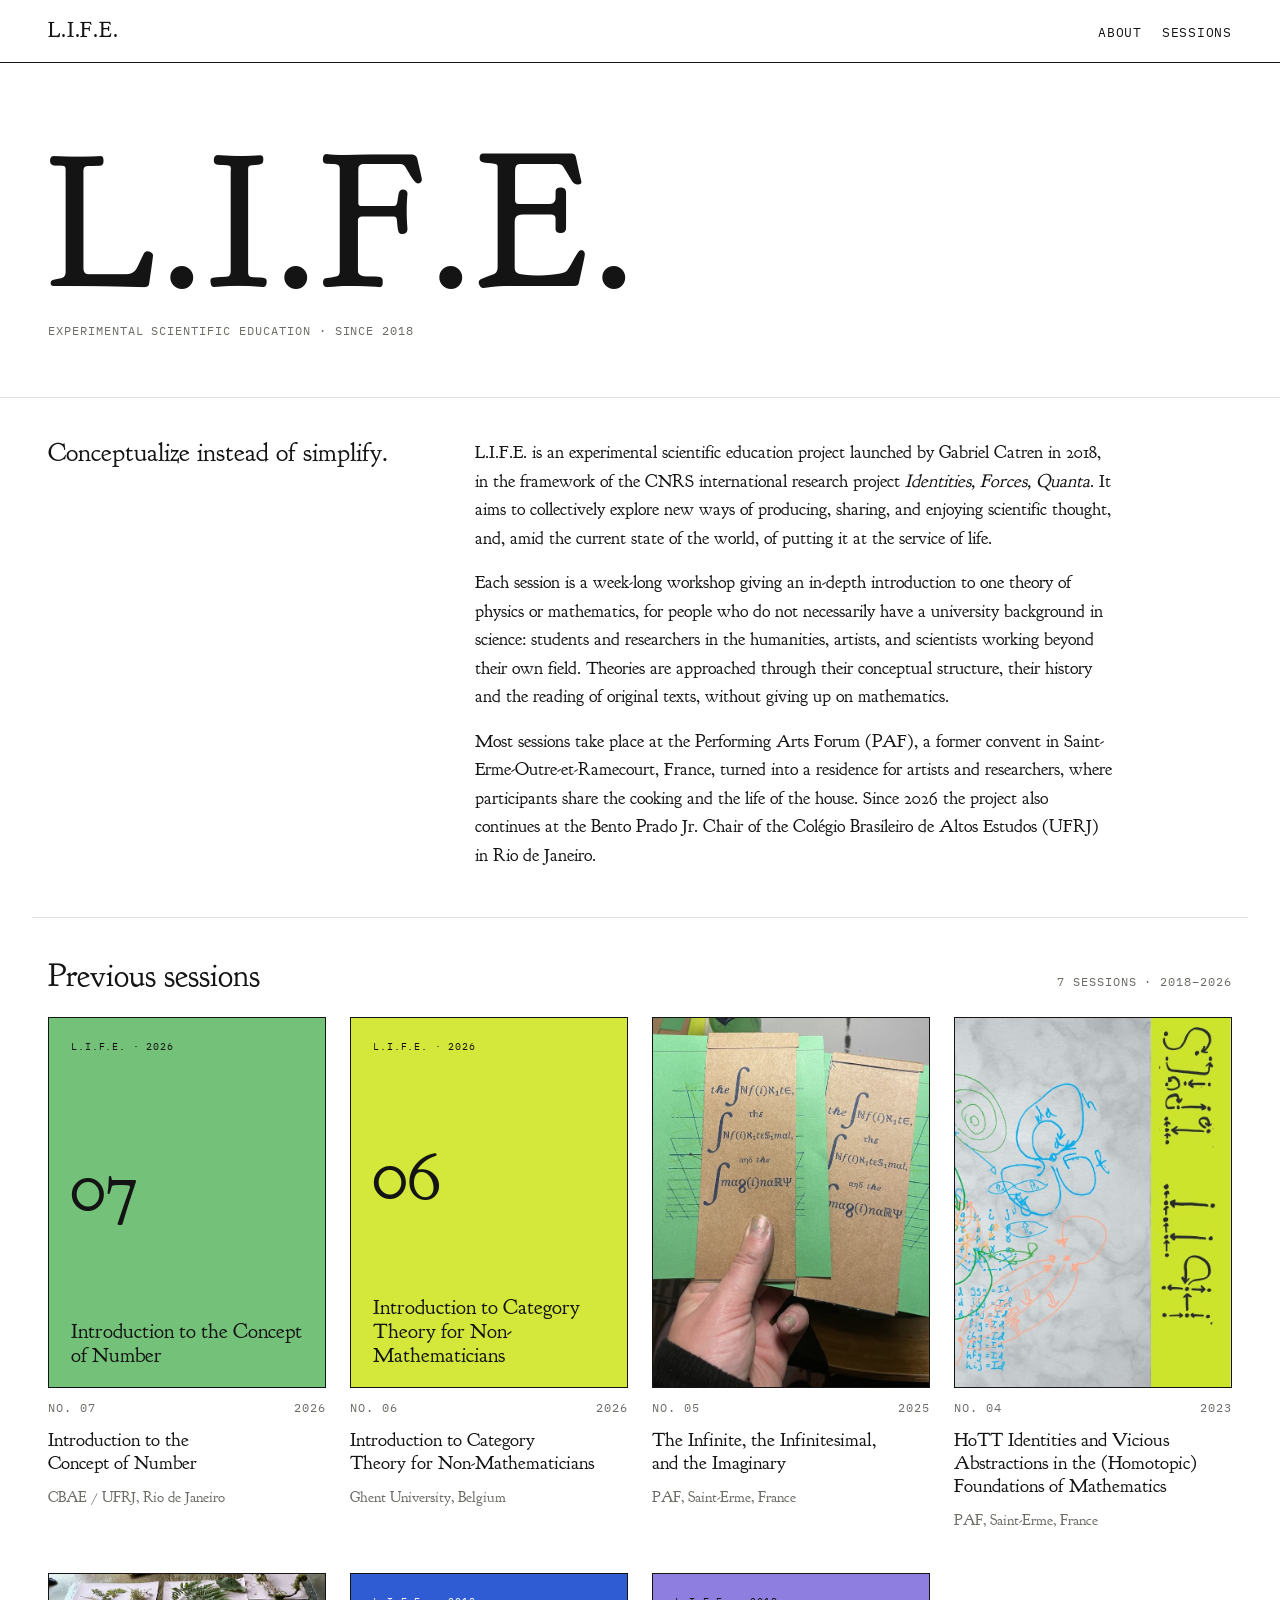
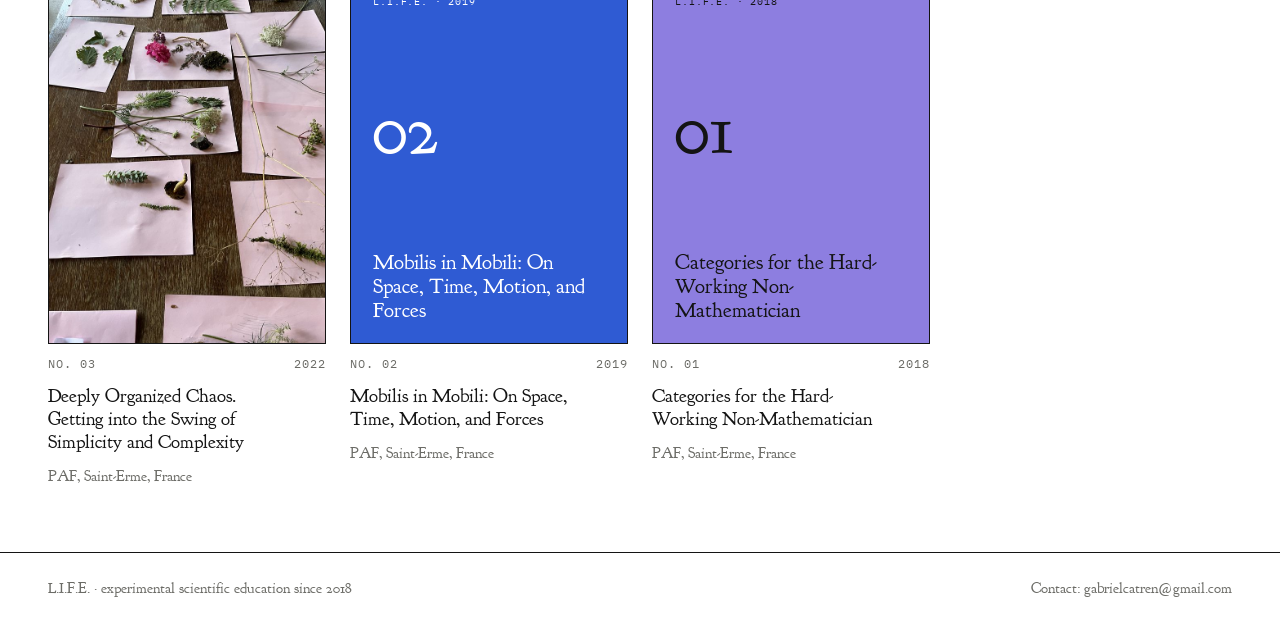
<file: index.html>
<!doctype html>
<html lang="en">
<head>
<meta charset="utf-8">
<meta name="viewport" content="width=device-width, initial-scale=1, viewport-fit=cover">
<title>L.I.F.E.</title>
<meta name="description" content="L.I.F.E. is an experimental scientific education project launched by Gabriel Catren in 2018, with week-long workshops in mathematics and physics.">
<link rel="preconnect" href="https://fonts.googleapis.com">
<link rel="preconnect" href="https://fonts.gstatic.com" crossorigin>
<link rel="stylesheet" href="https://fonts.googleapis.com/css2?family=Goudy+Bookletter+1911&family=IBM+Plex+Mono:wght@400;500&display=swap">
<link rel="stylesheet" href="style.css">
</head>
<body>
<header class="bar">
  <div class="wrap">
    <a class="home" href="index.html">L.I.F.E.</a>
    <nav aria-label="Site"><a href="index.html#about">About</a><a href="index.html#sessions">Sessions</a></nav>
  </div>
</header>
<main>
<section class="masthead">
  <div class="wrap">
    <h1>L.I.F.E.</h1>
    <p class="since label">Experimental scientific education · since 2018</p>
  </div>
</section>

<section id="about" class="wrap about">
  <p class="motto">Conceptualize instead of simplify.</p>
  <div class="text">
    <p>L.I.F.E. is an experimental scientific education project launched by Gabriel Catren in 2018, in the framework of the CNRS international research project <i>Identities, Forces, Quanta</i>. It aims to collectively explore new ways of producing, sharing, and enjoying scientific thought, and, amid the current state of the world, of putting it at the service of life.</p>
    <p>Each session is a week-long workshop giving an in-depth introduction to one theory of physics or mathematics, for people who do not necessarily have a university background in science: students and researchers in the humanities, artists, and scientists working beyond their own field. Theories are approached through their conceptual structure, their history and the reading of original texts, without giving up on mathematics.</p>
    <p>Most sessions take place at the Performing Arts Forum (PAF), a former convent in Saint-Erme-Outre-et-Ramecourt, France, turned into a residence for artists and researchers, where participants share the cooking and the life of the house. Since 2026 the project also continues at the Bento Prado Jr. Chair of the Colégio Brasileiro de Altos Estudos (UFRJ) in Rio de Janeiro.</p>
  </div>
</section>

<section id="sessions" class="wrap">
  <div class="archive-head">
    <h2>Previous sessions</h2>
    <span class="label">7 sessions · 2018–2026</span>
  </div>
  <ol class="grid" reversed>
    <li class="card">
      <a href="sessions/2026-concept-of-number-rio.html">
        <div class="cover type green" aria-hidden="true"><span class="k">L.I.F.E. · 2026</span><span class="no">07</span><span class="t">Introduction to the Concept of Number</span></div>
        <div class="meta"><span class="label">No. 07</span><span class="label">2026</span></div>
        <h3>Introduction to the Concept of Number</h3>
        <p class="place">CBAE / UFRJ, Rio de Janeiro</p>
      </a>
    </li>
    <li class="card">
      <a href="sessions/2026-category-theory-ghent.html">
        <div class="cover type lime" aria-hidden="true"><span class="k">L.I.F.E. · 2026</span><span class="no">06</span><span class="t">Introduction to Category Theory for Non-Mathematicians</span></div>
        <div class="meta"><span class="label">No. 06</span><span class="label">2026</span></div>
        <h3>Introduction to Category Theory for Non-Mathematicians</h3>
        <p class="place">Ghent University, Belgium</p>
      </a>
    </li>
    <li class="card">
      <a href="sessions/2025-the-infinite.html">
        <div class="cover"><img src="images/covers/2025.jpg" alt="" loading="lazy"></div>
        <div class="meta"><span class="label">No. 05</span><span class="label">2025</span></div>
        <h3>The Infinite, the Infinitesimal, and the Imaginary</h3>
        <p class="place">PAF, Saint-Erme, France</p>
      </a>
    </li>
    <li class="card">
      <a href="sessions/2023-hott.html">
        <div class="cover"><img src="images/covers/2023.jpg" alt="" loading="lazy"></div>
        <div class="meta"><span class="label">No. 04</span><span class="label">2023</span></div>
        <h3>HoTT Identities and Vicious Abstractions in the (Homotopic) Foundations of Mathematics</h3>
        <p class="place">PAF, Saint-Erme, France</p>
      </a>
    </li>
    <li class="card">
      <a href="sessions/2022-deeply-organized-chaos.html">
        <div class="cover"><img src="images/covers/2022.jpg" alt="" loading="lazy"></div>
        <div class="meta"><span class="label">No. 03</span><span class="label">2022</span></div>
        <h3>Deeply Organized Chaos. Getting into the Swing of Simplicity and Complexity</h3>
        <p class="place">PAF, Saint-Erme, France</p>
      </a>
    </li>
    <li class="card">
      <a href="sessions/2019-mobilis-in-mobili.html">
        <div class="cover type blue" aria-hidden="true"><span class="k">L.I.F.E. · 2019</span><span class="no">02</span><span class="t">Mobilis in Mobili: On Space, Time, Motion, and Forces</span></div>
        <div class="meta"><span class="label">No. 02</span><span class="label">2019</span></div>
        <h3>Mobilis in Mobili: On Space, Time, Motion, and Forces</h3>
        <p class="place">PAF, Saint-Erme, France</p>
      </a>
    </li>
    <li class="card">
      <a href="sessions/2018-categories.html">
        <div class="cover type violet" aria-hidden="true"><span class="k">L.I.F.E. · 2018</span><span class="no">01</span><span class="t">Categories for the Hard-Working Non-Mathematician</span></div>
        <div class="meta"><span class="label">No. 01</span><span class="label">2018</span></div>
        <h3>Categories for the Hard-Working Non-Mathematician</h3>
        <p class="place">PAF, Saint-Erme, France</p>
      </a>
    </li>
  </ol>
</section>
</main>
<footer>
  <div class="wrap">
    <span>L.I.F.E. · experimental scientific education since 2018</span>
    <span>Contact: gabrielcatren@gmail.com</span>
  </div>
</footer>
</body>
</html>
</file>
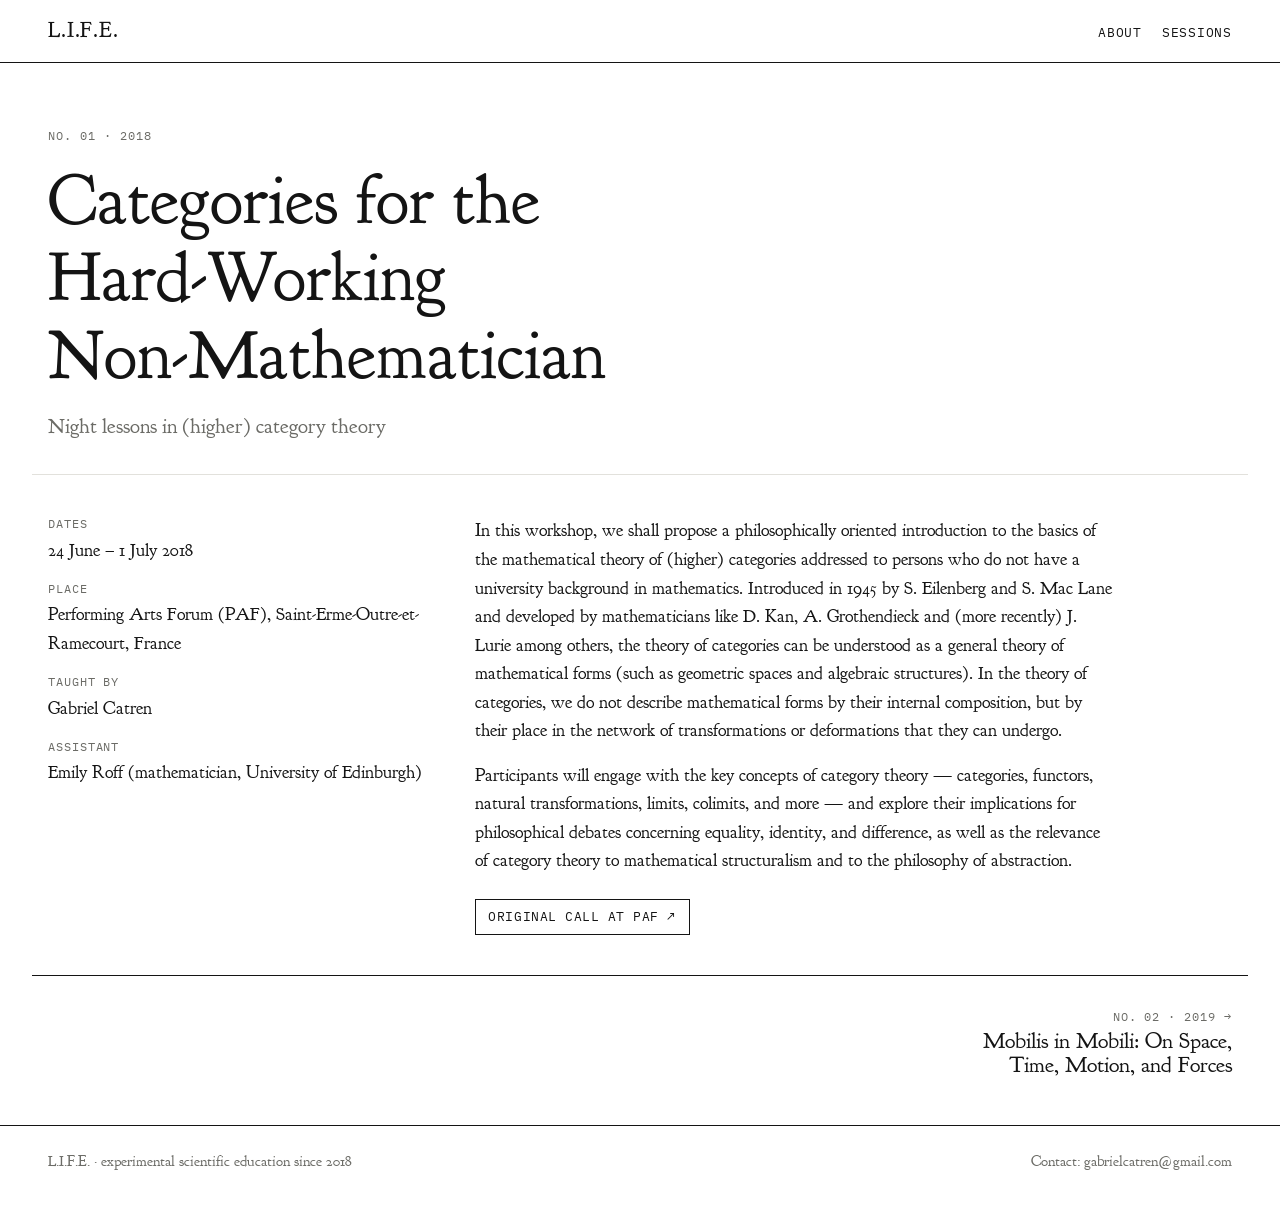
<file: sessions/2018-categories.html>
<!doctype html>
<html lang="en">
<head>
<meta charset="utf-8">
<meta name="viewport" content="width=device-width, initial-scale=1, viewport-fit=cover">
<title>Categories for the Hard-Working Non-Mathematician · L.I.F.E.</title>
<meta name="description" content="L.I.F.E. session 1, 24 June – 1 July 2018: Categories for the Hard-Working Non-Mathematician.">
<link rel="preconnect" href="https://fonts.googleapis.com">
<link rel="preconnect" href="https://fonts.gstatic.com" crossorigin>
<link rel="stylesheet" href="https://fonts.googleapis.com/css2?family=Goudy+Bookletter+1911&family=IBM+Plex+Mono:wght@400;500&display=swap">
<link rel="stylesheet" href="../style.css">
</head>
<body>
<header class="bar">
  <div class="wrap">
    <a class="home" href="../index.html">L.I.F.E.</a>
    <nav aria-label="Site"><a href="../index.html#about">About</a><a href="../index.html#sessions">Sessions</a></nav>
  </div>
</header>
<main>
<section class="wrap session-head">
  <p class="label">No. 01 · 2018</p>
  <h1>Categories for the Hard-Working Non-Mathematician</h1>
  <p class="sub">Night lessons in (higher) category theory</p>
</section>

<section class="wrap session-body">
  <dl class="facts">
    <div><dt>Dates</dt><dd>24 June – 1 July 2018</dd></div>
    <div><dt>Place</dt><dd>Performing Arts Forum (PAF), Saint-Erme-Outre-et-Ramecourt, France</dd></div>
    <div><dt>Taught by</dt><dd>Gabriel Catren</dd></div>
    <div><dt>Assistant</dt><dd>Emily Roff (mathematician, University of Edinburgh)</dd></div>
  </dl>
  <div class="abstract">
    <p>In this workshop, we shall propose a philosophically oriented introduction to the basics of the mathematical theory of (higher) categories addressed to persons who do not have a university background in mathematics. Introduced in 1945 by S. Eilenberg and S. Mac Lane and developed by mathematicians like D. Kan, A. Grothendieck and (more recently) J. Lurie among others, the theory of categories can be understood as a general theory of mathematical forms (such as geometric spaces and algebraic structures). In the theory of categories, we do not describe mathematical forms by their internal composition, but by their place in the network of transformations or deformations that they can undergo.</p>
    <p>Participants will engage with the key concepts of category theory — categories, functors, natural transformations, limits, colimits, and more — and explore their implications for philosophical debates concerning equality, identity, and difference, as well as the relevance of category theory to mathematical structuralism and to the philosophy of abstraction.</p>
    <div class="links"><a class="btn" href="https://www.pa-f.net/node/25129" target="_blank" rel="noopener">Original call at PAF ↗</a></div>
  </div>
</section>
<nav class="wrap pager" aria-label="Other sessions"><a class="next" href="2019-mobilis-in-mobili.html"><span class="label">No. 02 · 2019 →</span><h3>Mobilis in Mobili: On Space, Time, Motion, and Forces</h3></a></nav>
</main>
<footer>
  <div class="wrap">
    <span>L.I.F.E. · experimental scientific education since 2018</span>
    <span>Contact: gabrielcatren@gmail.com</span>
  </div>
</footer>
</body>
</html>
</file>
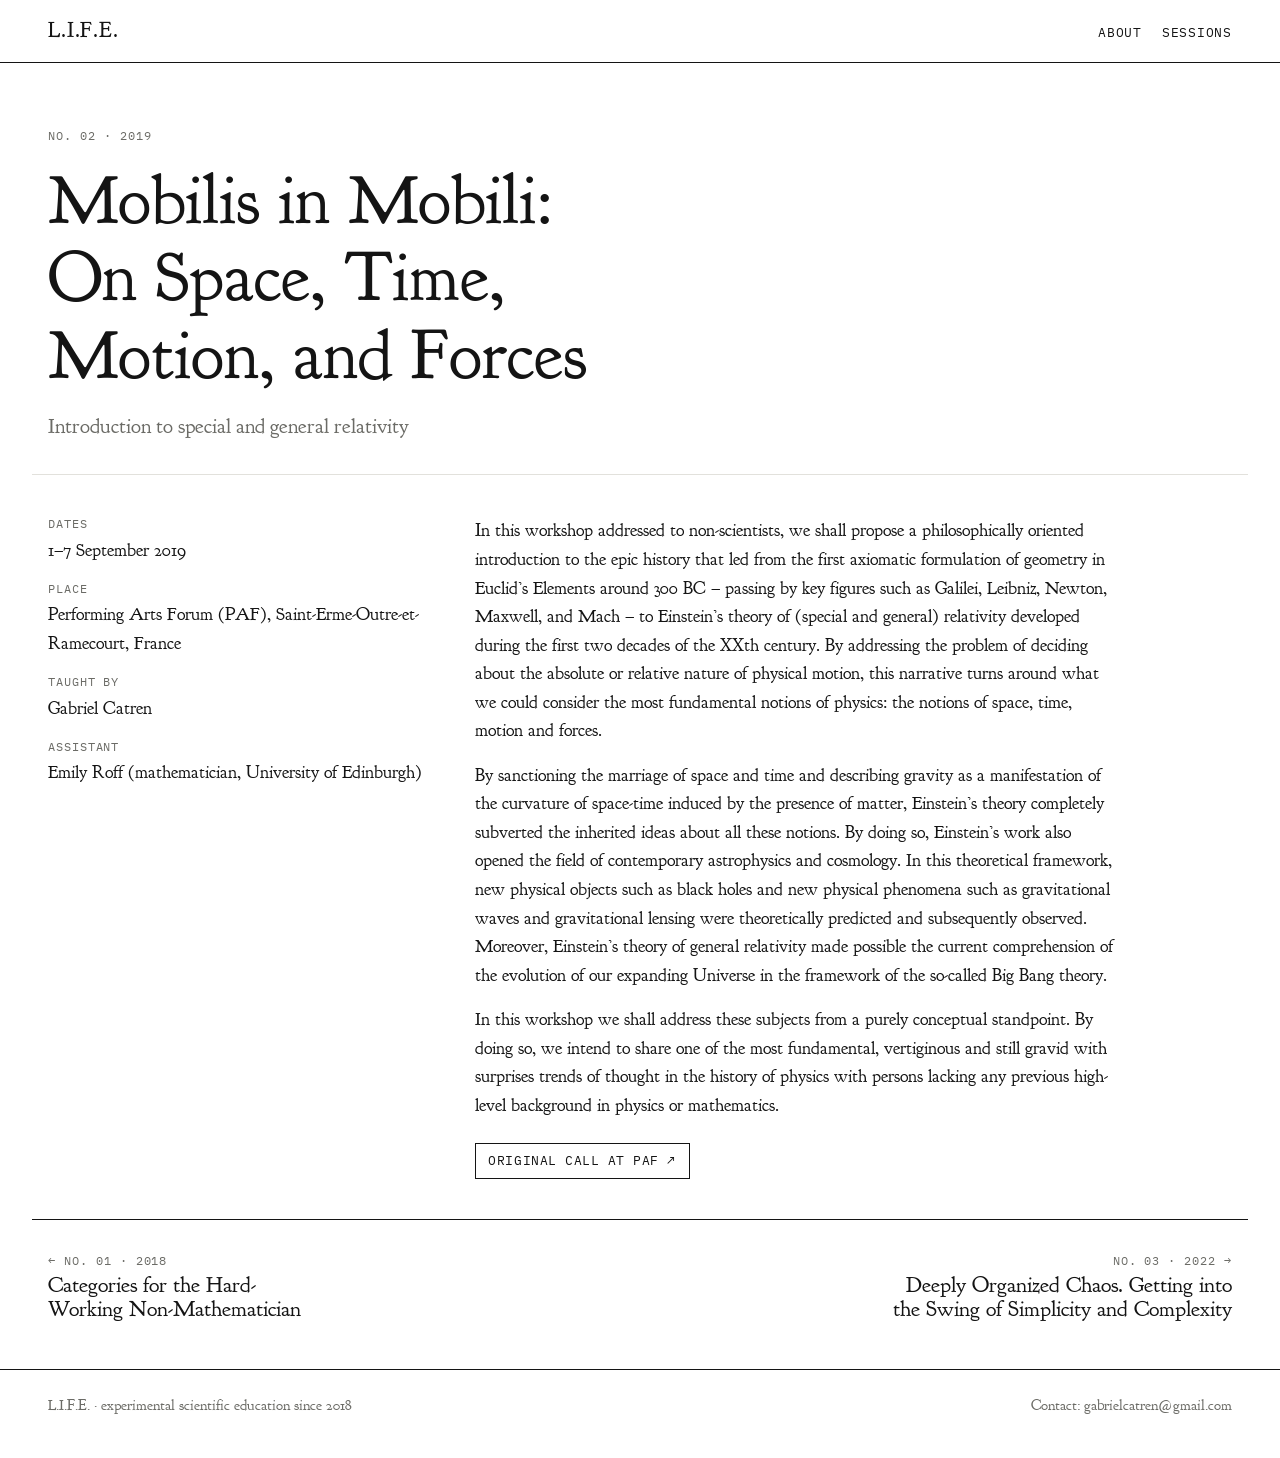
<file: sessions/2019-mobilis-in-mobili.html>
<!doctype html>
<html lang="en">
<head>
<meta charset="utf-8">
<meta name="viewport" content="width=device-width, initial-scale=1, viewport-fit=cover">
<title>Mobilis in Mobili: On Space, Time, Motion, and Forces · L.I.F.E.</title>
<meta name="description" content="L.I.F.E. session 2, 1–7 September 2019: Mobilis in Mobili: On Space, Time, Motion, and Forces.">
<link rel="preconnect" href="https://fonts.googleapis.com">
<link rel="preconnect" href="https://fonts.gstatic.com" crossorigin>
<link rel="stylesheet" href="https://fonts.googleapis.com/css2?family=Goudy+Bookletter+1911&family=IBM+Plex+Mono:wght@400;500&display=swap">
<link rel="stylesheet" href="../style.css">
</head>
<body>
<header class="bar">
  <div class="wrap">
    <a class="home" href="../index.html">L.I.F.E.</a>
    <nav aria-label="Site"><a href="../index.html#about">About</a><a href="../index.html#sessions">Sessions</a></nav>
  </div>
</header>
<main>
<section class="wrap session-head">
  <p class="label">No. 02 · 2019</p>
  <h1>Mobilis in Mobili: On Space, Time, Motion, and Forces</h1>
  <p class="sub">Introduction to special and general relativity</p>
</section>

<section class="wrap session-body">
  <dl class="facts">
    <div><dt>Dates</dt><dd>1–7 September 2019</dd></div>
    <div><dt>Place</dt><dd>Performing Arts Forum (PAF), Saint-Erme-Outre-et-Ramecourt, France</dd></div>
    <div><dt>Taught by</dt><dd>Gabriel Catren</dd></div>
    <div><dt>Assistant</dt><dd>Emily Roff (mathematician, University of Edinburgh)</dd></div>
  </dl>
  <div class="abstract">
    <p>In this workshop addressed to non-scientists, we shall propose a philosophically oriented introduction to the epic history that led from the first axiomatic formulation of geometry in Euclid’s Elements around 300 BC – passing by key figures such as Galilei, Leibniz, Newton, Maxwell, and Mach – to Einstein’s theory of (special and general) relativity developed during the first two decades of the XXth century. By addressing the problem of deciding about the absolute or relative nature of physical motion, this narrative turns around what we could consider the most fundamental notions of physics: the notions of space, time, motion and forces.</p>
    <p>By sanctioning the marriage of space and time and describing gravity as a manifestation of the curvature of space-time induced by the presence of matter, Einstein’s theory completely subverted the inherited ideas about all these notions. By doing so, Einstein’s work also opened the field of contemporary astrophysics and cosmology. In this theoretical framework, new physical objects such as black holes and new physical phenomena such as gravitational waves and gravitational lensing were theoretically predicted and subsequently observed. Moreover, Einstein’s theory of general relativity made possible the current comprehension of the evolution of our expanding Universe in the framework of the so-called Big Bang theory.</p>
    <p>In this workshop we shall address these subjects from a purely conceptual standpoint. By doing so, we intend to share one of the most fundamental, vertiginous and still gravid with surprises trends of thought in the history of physics with persons lacking any previous high-level background in physics or mathematics.</p>
    <div class="links"><a class="btn" href="https://www.pa-f.net/node/25137" target="_blank" rel="noopener">Original call at PAF ↗</a></div>
  </div>
</section>
<nav class="wrap pager" aria-label="Other sessions"><a class="prev" href="2018-categories.html"><span class="label">← No. 01 · 2018</span><h3>Categories for the Hard-Working Non-Mathematician</h3></a><a class="next" href="2022-deeply-organized-chaos.html"><span class="label">No. 03 · 2022 →</span><h3>Deeply Organized Chaos. Getting into the Swing of Simplicity and Complexity</h3></a></nav>
</main>
<footer>
  <div class="wrap">
    <span>L.I.F.E. · experimental scientific education since 2018</span>
    <span>Contact: gabrielcatren@gmail.com</span>
  </div>
</footer>
</body>
</html>
</file>
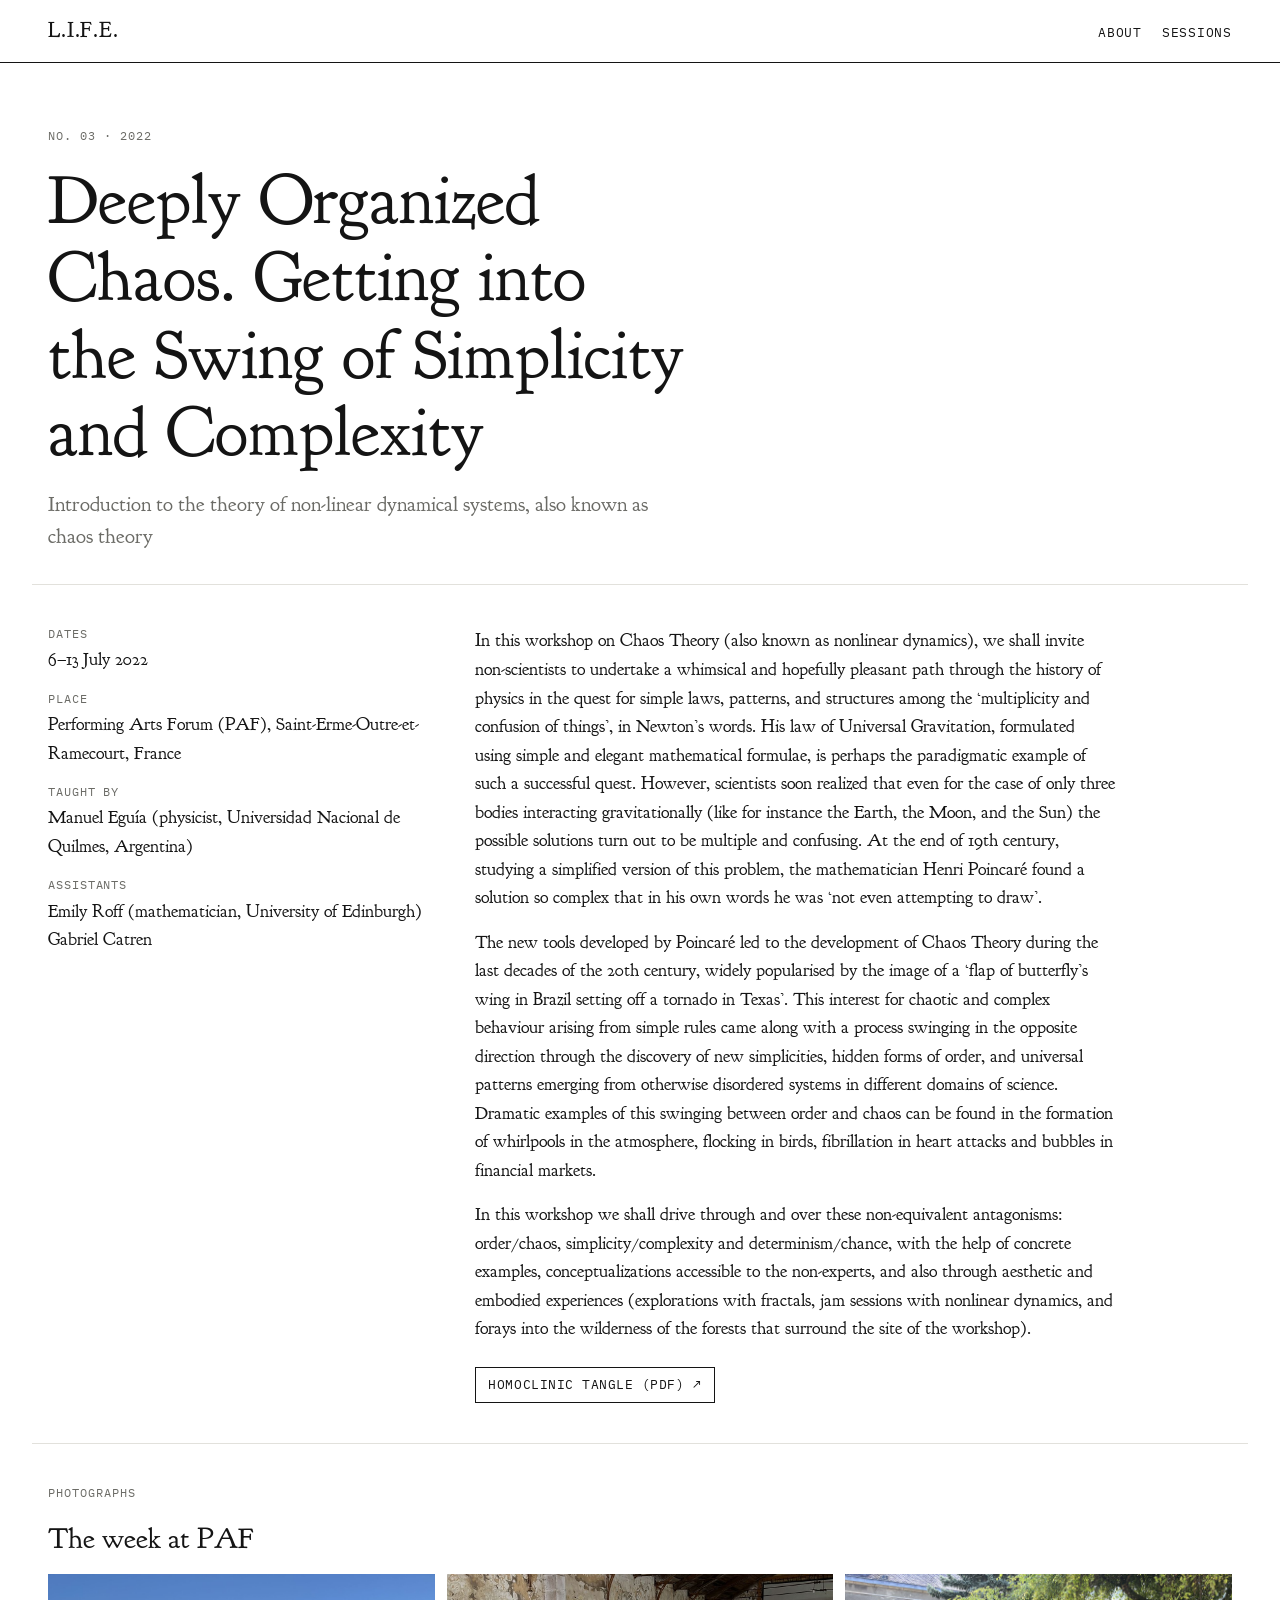
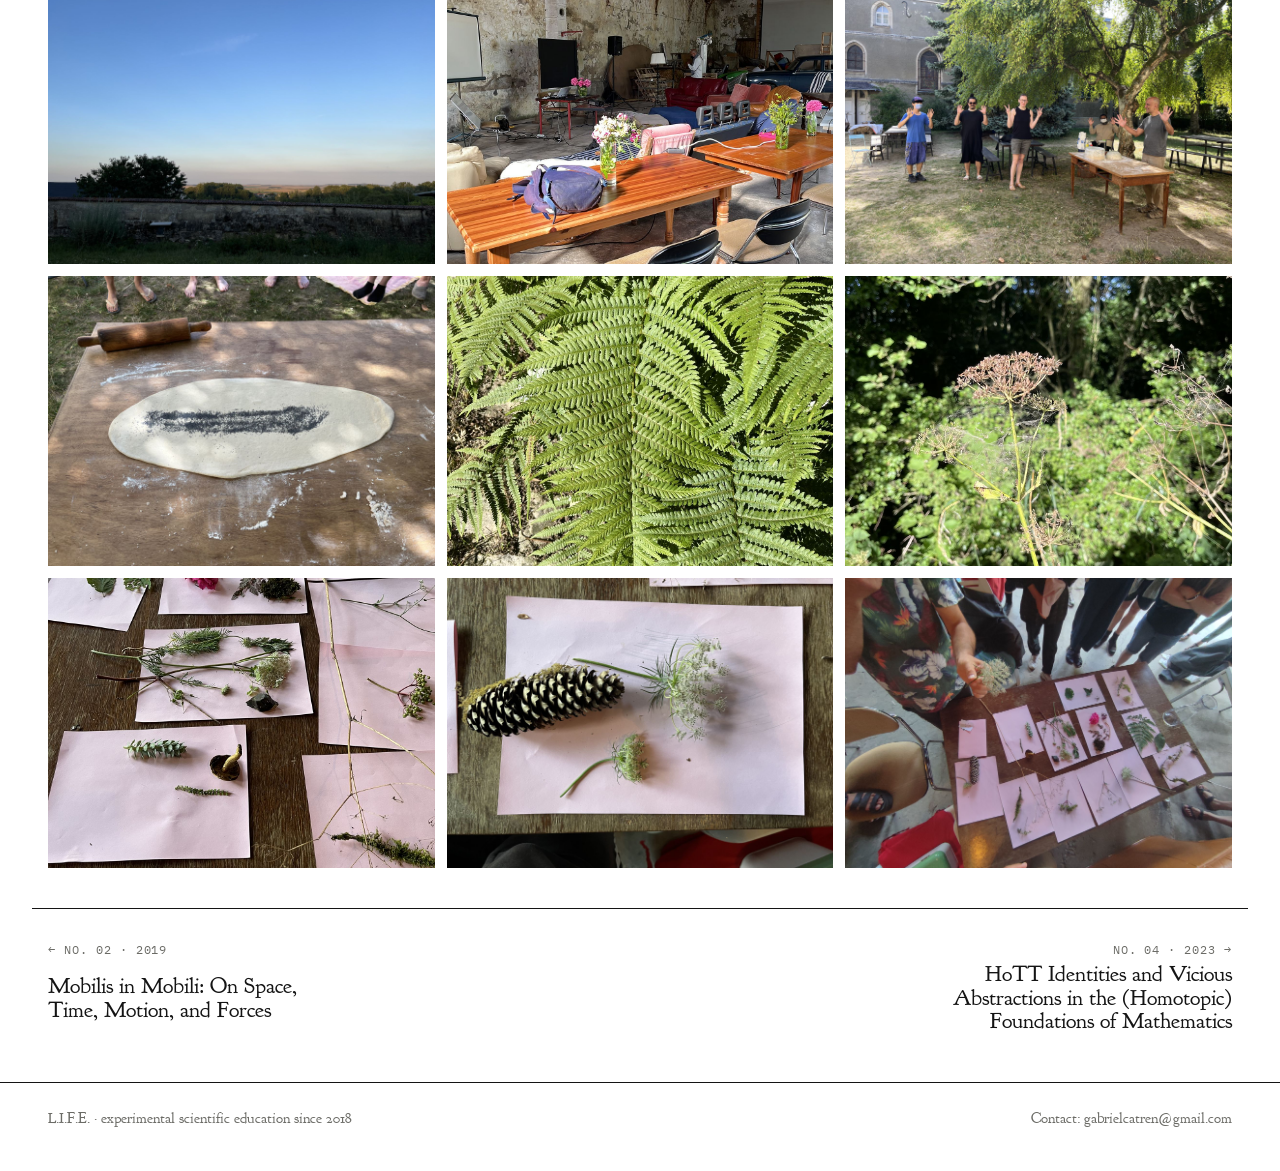
<file: sessions/2022-deeply-organized-chaos.html>
<!doctype html>
<html lang="en">
<head>
<meta charset="utf-8">
<meta name="viewport" content="width=device-width, initial-scale=1, viewport-fit=cover">
<title>Deeply Organized Chaos. Getting into the Swing of Simplicity and Complexity · L.I.F.E.</title>
<meta name="description" content="L.I.F.E. session 3, 6–13 July 2022: Deeply Organized Chaos. Getting into the Swing of Simplicity and Complexity.">
<link rel="preconnect" href="https://fonts.googleapis.com">
<link rel="preconnect" href="https://fonts.gstatic.com" crossorigin>
<link rel="stylesheet" href="https://fonts.googleapis.com/css2?family=Goudy+Bookletter+1911&family=IBM+Plex+Mono:wght@400;500&display=swap">
<link rel="stylesheet" href="../style.css">
</head>
<body>
<header class="bar">
  <div class="wrap">
    <a class="home" href="../index.html">L.I.F.E.</a>
    <nav aria-label="Site"><a href="../index.html#about">About</a><a href="../index.html#sessions">Sessions</a></nav>
  </div>
</header>
<main>
<section class="wrap session-head">
  <p class="label">No. 03 · 2022</p>
  <h1>Deeply Organized Chaos. Getting into the Swing of Simplicity and Complexity</h1>
  <p class="sub">Introduction to the theory of non-linear dynamical systems, also known as chaos theory</p>
</section>

<section class="wrap session-body">
  <dl class="facts">
    <div><dt>Dates</dt><dd>6–13 July 2022</dd></div>
    <div><dt>Place</dt><dd>Performing Arts Forum (PAF), Saint-Erme-Outre-et-Ramecourt, France</dd></div>
    <div><dt>Taught by</dt><dd>Manuel Eguía (physicist, Universidad Nacional de Quilmes, Argentina)</dd></div>
    <div><dt>Assistants</dt><dd>Emily Roff (mathematician, University of Edinburgh)<br>Gabriel Catren</dd></div>
  </dl>
  <div class="abstract">
    <p>In this workshop on Chaos Theory (also known as nonlinear dynamics), we shall invite non-scientists to undertake a whimsical and hopefully pleasant path through the history of physics in the quest for simple laws, patterns, and structures among the ‘multiplicity and confusion of things’, in Newton’s words. His law of Universal Gravitation, formulated using simple and elegant mathematical formulae, is perhaps the paradigmatic example of such a successful quest. However, scientists soon realized that even for the case of only three bodies interacting gravitationally (like for instance the Earth, the Moon, and the Sun) the possible solutions turn out to be multiple and confusing. At the end of 19th century, studying a simplified version of this problem, the mathematician Henri Poincaré found a solution so complex that in his own words he was ‘not even attempting to draw’.</p>
    <p>The new tools developed by Poincaré led to the development of Chaos Theory during the last decades of the 20th century, widely popularised by the image of a ‘flap of butterfly’s wing in Brazil setting off a tornado in Texas’. This interest for chaotic and complex behaviour arising from simple rules came along with a process swinging in the opposite direction through the discovery of new simplicities, hidden forms of order, and universal patterns emerging from otherwise disordered systems in different domains of science. Dramatic examples of this swinging between order and chaos can be found in the formation of whirlpools in the atmosphere, flocking in birds, fibrillation in heart attacks and bubbles in financial markets.</p>
    <p>In this workshop we shall drive through and over these non-equivalent antagonisms: order/chaos, simplicity/complexity and determinism/chance, with the help of concrete examples, conceptualizations accessible to the non-experts, and also through aesthetic and embodied experiences (explorations with fractals, jam sessions with nonlinear dynamics, and forays into the wilderness of the forests that surround the site of the workshop).</p>
    <div class="links"><a class="btn" href="../slides/2022-homoclinic-tangle.pdf" target="_blank" rel="noopener">Homoclinic tangle (PDF) ↗</a></div>
  </div>
</section>
<section class="wrap block">
  <p class="label">Photographs</p>
  <h2>The week at PAF</h2>
<div class="photos">
  <a href="../images/2022/photo-01.jpg"><img src="../images/2022/photo-01.jpg" alt="Evening over the fields around PAF" loading="lazy"></a>
  <a href="../images/2022/photo-02.jpg"><img src="../images/2022/photo-02.jpg" alt="The workshop room" loading="lazy"></a>
  <a href="../images/2022/photo-03.jpg"><img src="../images/2022/photo-03.jpg" alt="Moving together in the garden" loading="lazy"></a>
  <a href="../images/2022/photo-04.jpg"><img src="../images/2022/photo-04.jpg" alt="Rolled dough with a black stripe" loading="lazy"></a>
  <a href="../images/2022/photo-05.jpg"><img src="../images/2022/photo-05.jpg" alt="Ferns" loading="lazy"></a>
  <a href="../images/2022/photo-06.jpg"><img src="../images/2022/photo-06.jpg" alt="Wild plants at the edge of the forest" loading="lazy"></a>
  <a href="../images/2022/photo-07.jpg"><img src="../images/2022/photo-07.jpg" alt="Plants gathered on sheets of paper" loading="lazy"></a>
  <a href="../images/2022/photo-08.jpg"><img src="../images/2022/photo-08.jpg" alt="A pine cone and wild carrot" loading="lazy"></a>
  <a href="../images/2022/photo-09.jpg"><img src="../images/2022/photo-09.jpg" alt="Looking at the plant collection together" loading="lazy"></a>
</div>
</section>
<nav class="wrap pager" aria-label="Other sessions"><a class="prev" href="2019-mobilis-in-mobili.html"><span class="label">← No. 02 · 2019</span><h3>Mobilis in Mobili: On Space, Time, Motion, and Forces</h3></a><a class="next" href="2023-hott.html"><span class="label">No. 04 · 2023 →</span><h3>HoTT Identities and Vicious Abstractions in the (Homotopic) Foundations of Mathematics</h3></a></nav>
</main>
<footer>
  <div class="wrap">
    <span>L.I.F.E. · experimental scientific education since 2018</span>
    <span>Contact: gabrielcatren@gmail.com</span>
  </div>
</footer>
</body>
</html>
</file>
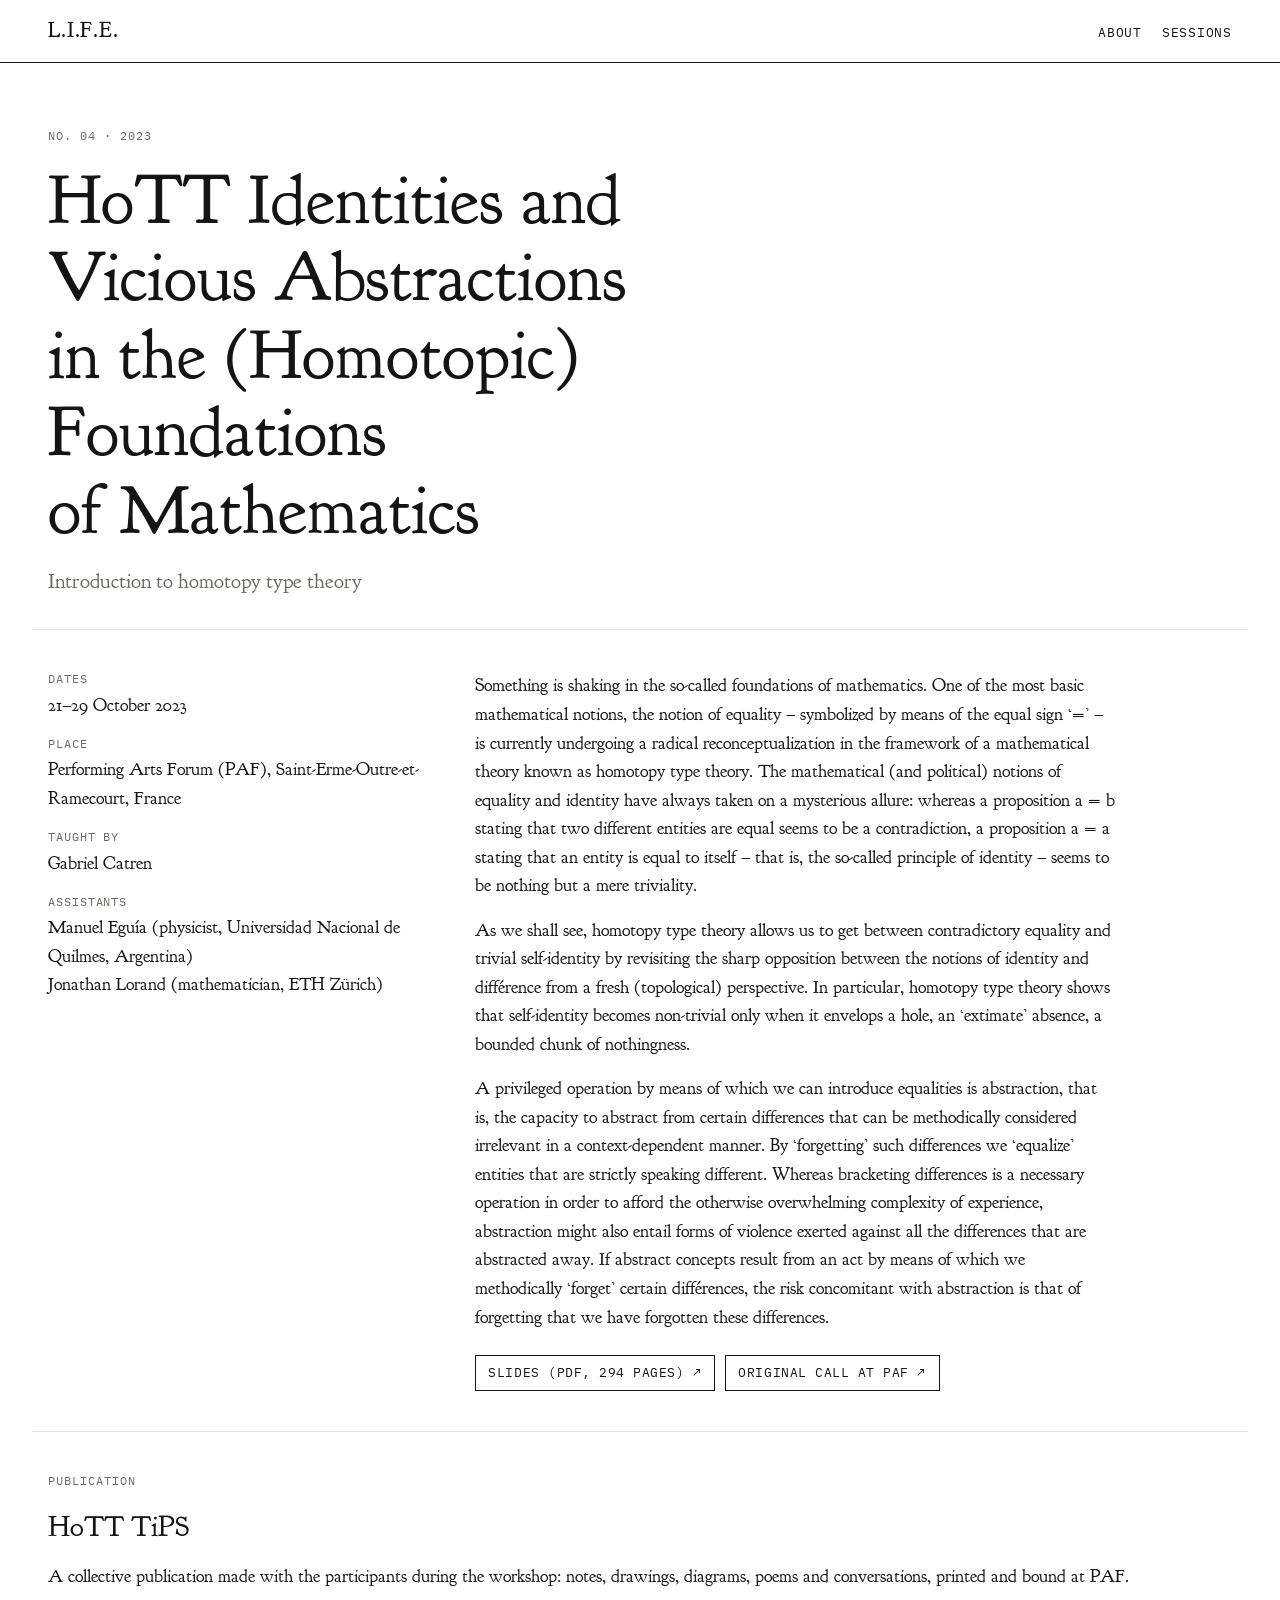
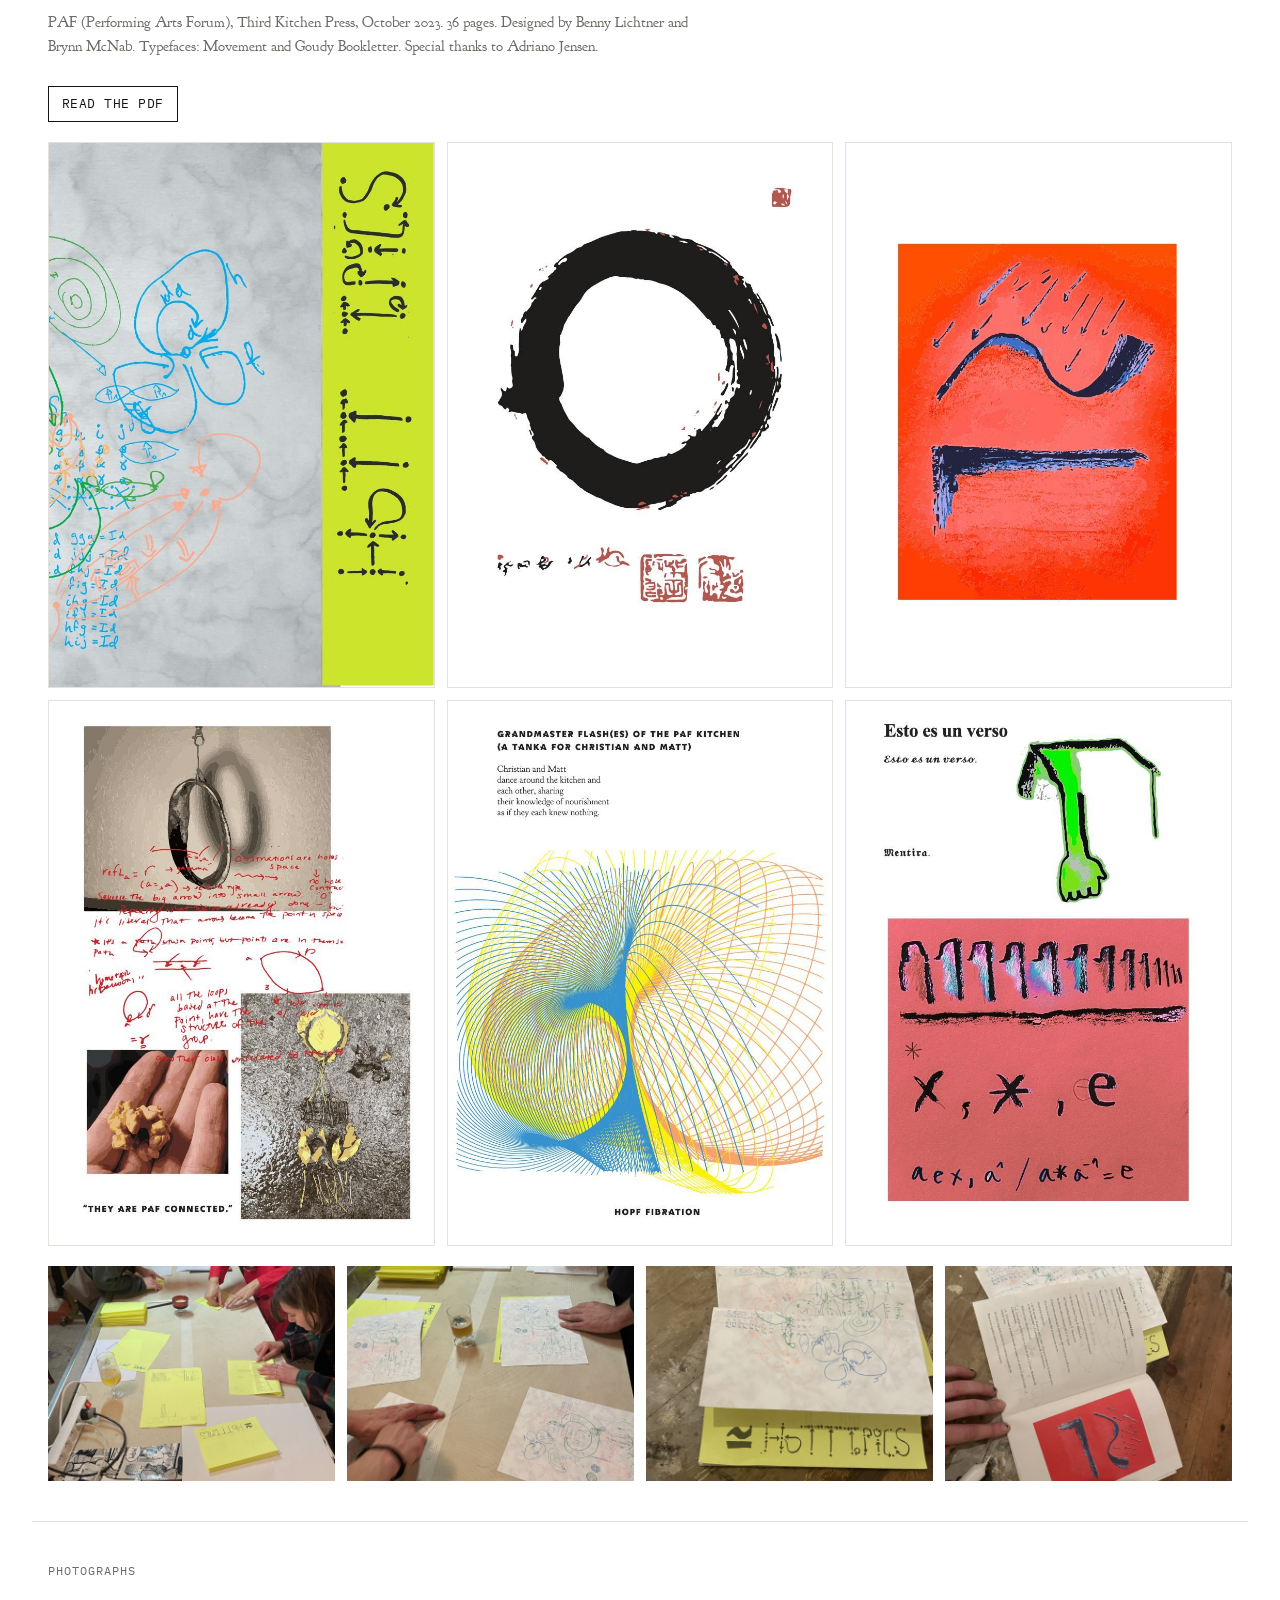
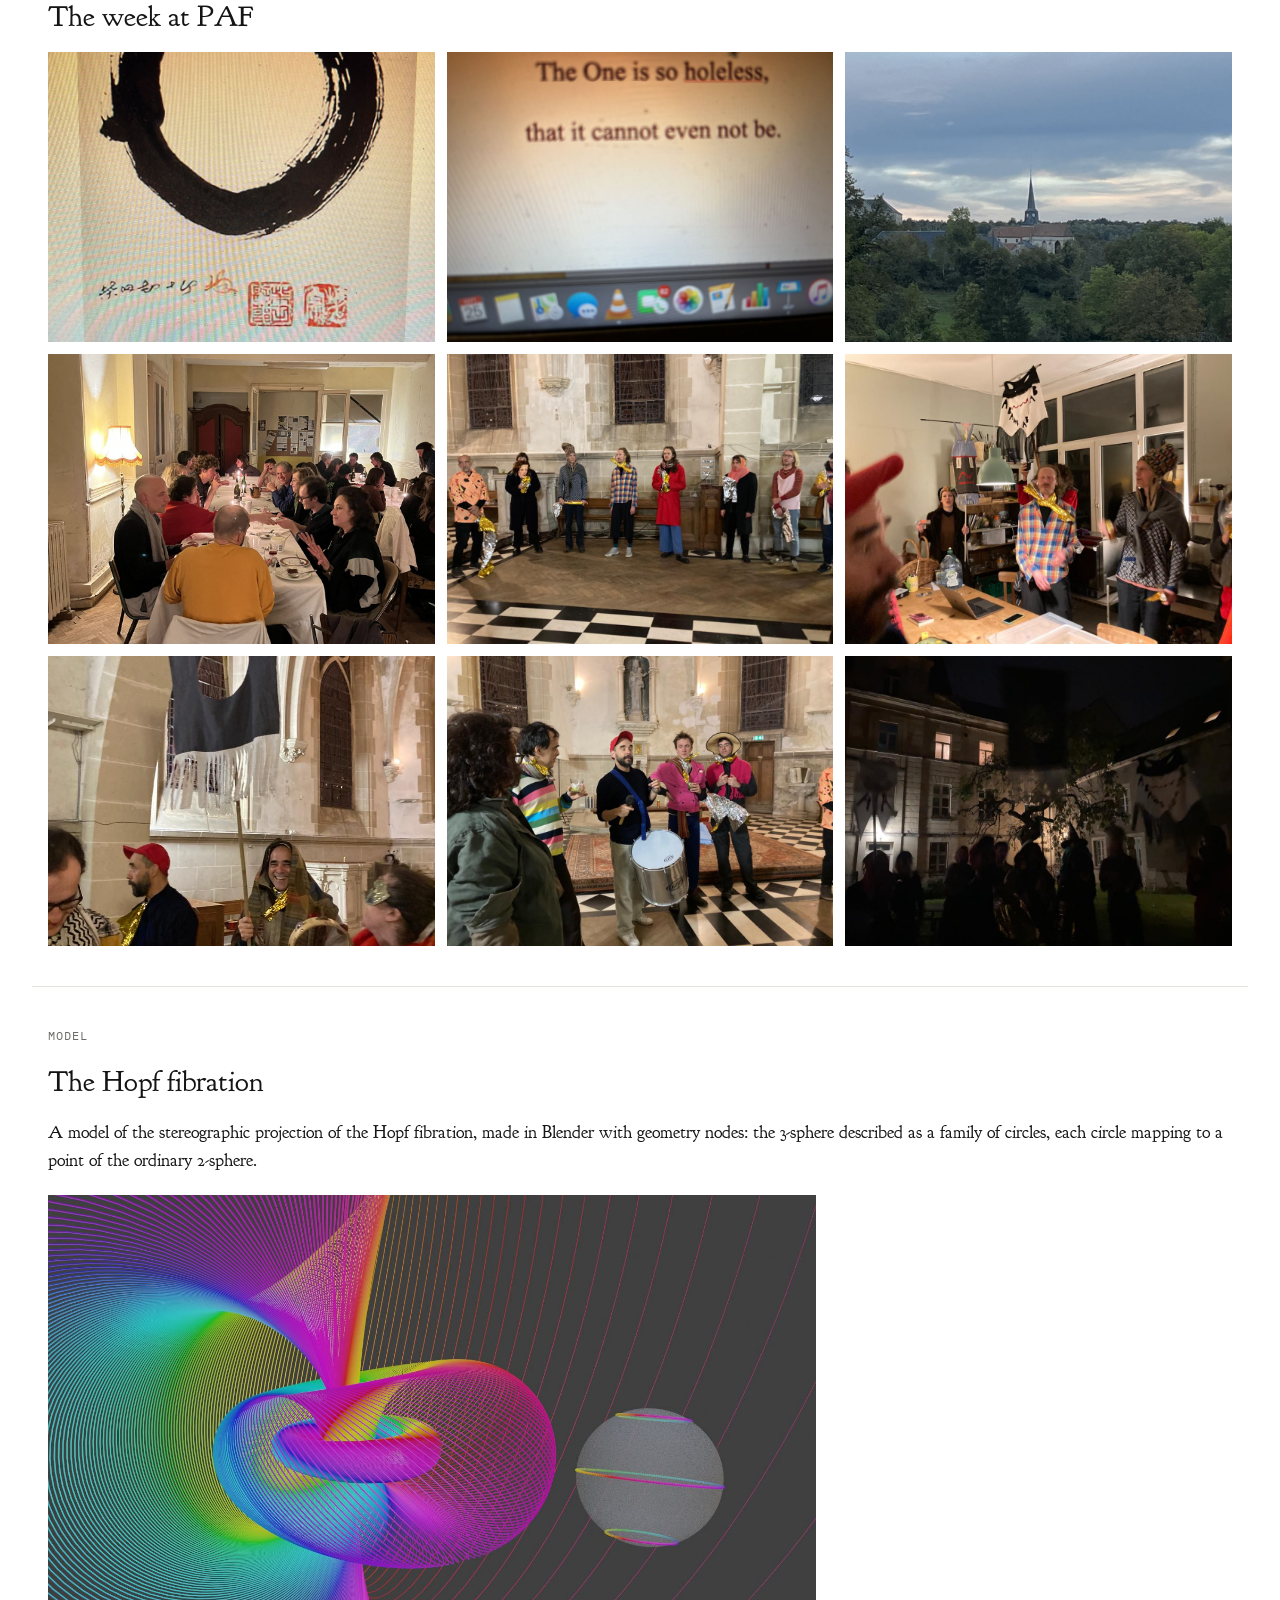
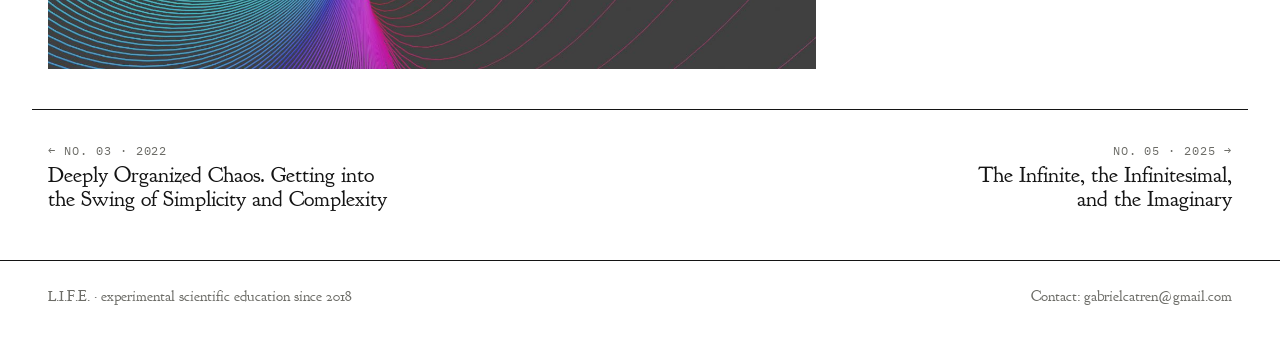
<file: sessions/2023-hott.html>
<!doctype html>
<html lang="en">
<head>
<meta charset="utf-8">
<meta name="viewport" content="width=device-width, initial-scale=1, viewport-fit=cover">
<title>HoTT Identities and Vicious Abstractions in the (Homotopic) Foundations of Mathematics · L.I.F.E.</title>
<meta name="description" content="L.I.F.E. session 4, 21–29 October 2023: HoTT Identities and Vicious Abstractions in the (Homotopic) Foundations of Mathematics.">
<link rel="preconnect" href="https://fonts.googleapis.com">
<link rel="preconnect" href="https://fonts.gstatic.com" crossorigin>
<link rel="stylesheet" href="https://fonts.googleapis.com/css2?family=Goudy+Bookletter+1911&family=IBM+Plex+Mono:wght@400;500&display=swap">
<link rel="stylesheet" href="../style.css">
</head>
<body>
<header class="bar">
  <div class="wrap">
    <a class="home" href="../index.html">L.I.F.E.</a>
    <nav aria-label="Site"><a href="../index.html#about">About</a><a href="../index.html#sessions">Sessions</a></nav>
  </div>
</header>
<main>
<section class="wrap session-head">
  <p class="label">No. 04 · 2023</p>
  <h1>HoTT Identities and Vicious Abstractions in the (Homotopic) Foundations of Mathematics</h1>
  <p class="sub">Introduction to homotopy type theory</p>
</section>

<section class="wrap session-body">
  <dl class="facts">
    <div><dt>Dates</dt><dd>21–29 October 2023</dd></div>
    <div><dt>Place</dt><dd>Performing Arts Forum (PAF), Saint-Erme-Outre-et-Ramecourt, France</dd></div>
    <div><dt>Taught by</dt><dd>Gabriel Catren</dd></div>
    <div><dt>Assistants</dt><dd>Manuel Eguía (physicist, Universidad Nacional de Quilmes, Argentina)<br>Jonathan Lorand (mathematician, ETH Zürich)</dd></div>
  </dl>
  <div class="abstract">
    <p>Something is shaking in the so-called foundations of mathematics. One of the most basic mathematical notions, the notion of equality – symbolized by means of the equal sign ‘=’ – is currently undergoing a radical reconceptualization in the framework of a mathematical theory known as homotopy type theory. The mathematical (and political) notions of equality and identity have always taken on a mysterious allure: whereas a proposition a = b stating that two different entities are equal seems to be a contradiction, a proposition a = a stating that an entity is equal to itself – that is, the so-called principle of identity – seems to be nothing but a mere triviality.</p>
    <p>As we shall see, homotopy type theory allows us to get between contradictory equality and trivial self-identity by revisiting the sharp opposition between the notions of identity and différence from a fresh (topological) perspective. In particular, homotopy type theory shows that self-identity becomes non-trivial only when it envelops a hole, an ‘extimate’ absence, a bounded chunk of nothingness.</p>
    <p>A privileged operation by means of which we can introduce equalities is abstraction, that is, the capacity to abstract from certain differences that can be methodically considered irrelevant in a context-dependent manner. By ‘forgetting’ such differences we ‘equalize’ entities that are strictly speaking different. Whereas bracketing differences is a necessary operation in order to afford the otherwise overwhelming complexity of experience, abstraction might also entail forms of violence exerted against all the differences that are abstracted away. If abstract concepts result from an act by means of which we methodically ‘forget’ certain différences, the risk concomitant with abstraction is that of forgetting that we have forgotten these differences.</p>
    <div class="links"><a class="btn" href="../slides/2023-hott-slides.pdf" target="_blank" rel="noopener">Slides (PDF, 294 pages) ↗</a><a class="btn" href="https://www.pa-f.net/life4" target="_blank" rel="noopener">Original call at PAF ↗</a></div>
  </div>
</section>
<section class="wrap block">
  <p class="label">Publication</p>
  <h2>HoTT TiPS</h2>
  <p>A collective publication made with the participants during the workshop: notes, drawings, diagrams, poems and conversations, printed and bound at PAF.</p>
  <p class="credit">PAF (Performing Arts Forum), Third Kitchen Press, October 2023. 36 pages. Designed by Benny Lichtner and Brynn McNab. Typefaces: Movement and Goudy Bookletter. Special thanks to Adriano Jensen.</p>
  <div class="links"><a class="btn" href="../publications/hott-tips-2023.pdf">Read the PDF</a></div>
<div class="photos pages">
  <a href="../images/2023/page-1.jpg"><img src="../images/2023/page-1.jpg" alt="Page of HoTT TiPS" loading="lazy"></a>
  <a href="../images/2023/page-2.jpg"><img src="../images/2023/page-2.jpg" alt="Page of HoTT TiPS" loading="lazy"></a>
  <a href="../images/2023/page-3.jpg"><img src="../images/2023/page-3.jpg" alt="Page of HoTT TiPS" loading="lazy"></a>
  <a href="../images/2023/page-4.jpg"><img src="../images/2023/page-4.jpg" alt="Page of HoTT TiPS" loading="lazy"></a>
  <a href="../images/2023/page-5.jpg"><img src="../images/2023/page-5.jpg" alt="Page of HoTT TiPS" loading="lazy"></a>
  <a href="../images/2023/page-6.jpg"><img src="../images/2023/page-6.jpg" alt="Page of HoTT TiPS" loading="lazy"></a>
</div>
<div class="photos four">
  <a href="../images/2023/making-1.jpg"><img src="../images/2023/making-1.jpg" alt="Making HoTT TiPS at PAF" loading="lazy"></a>
  <a href="../images/2023/making-2.jpg"><img src="../images/2023/making-2.jpg" alt="Making HoTT TiPS at PAF" loading="lazy"></a>
  <a href="../images/2023/making-3.jpg"><img src="../images/2023/making-3.jpg" alt="Making HoTT TiPS at PAF" loading="lazy"></a>
  <a href="../images/2023/making-4.jpg"><img src="../images/2023/making-4.jpg" alt="Making HoTT TiPS at PAF" loading="lazy"></a>
</div>
</section>
<section class="wrap block">
  <p class="label">Photographs</p>
  <h2>The week at PAF</h2>
<div class="photos">
  <a href="../images/2023/photo-01.jpg"><img src="../images/2023/photo-01.jpg" alt="Slide: an ensō, “Form is emptiness, emptiness is form”" loading="lazy"></a>
  <a href="../images/2023/photo-02.jpg"><img src="../images/2023/photo-02.jpg" alt="Slide: “The One is so holeless, that it cannot even not be.”" loading="lazy"></a>
  <a href="../images/2023/photo-03.jpg"><img src="../images/2023/photo-03.jpg" alt="View of Saint-Erme from PAF" loading="lazy"></a>
  <a href="../images/2023/photo-04.jpg"><img src="../images/2023/photo-04.jpg" alt="Dinner at the long table" loading="lazy"></a>
  <a href="../images/2023/photo-05.jpg"><img src="../images/2023/photo-05.jpg" alt="A carnival procession in the PAF chapel" loading="lazy"></a>
  <a href="../images/2023/photo-06.jpg"><img src="../images/2023/photo-06.jpg" alt="Masks and banners in the kitchen" loading="lazy"></a>
  <a href="../images/2023/photo-07.jpg"><img src="../images/2023/photo-07.jpg" alt="A banner with a hole" loading="lazy"></a>
  <a href="../images/2023/photo-08.jpg"><img src="../images/2023/photo-08.jpg" alt="Drums and banners in the chapel" loading="lazy"></a>
  <a href="../images/2023/photo-09.jpg"><img src="../images/2023/photo-09.jpg" alt="The procession at night in the garden" loading="lazy"></a>
</div>
</section>
<section class="wrap block">
  <p class="label">Model</p>
  <h2>The Hopf fibration</h2>
  <p>A model of the stereographic projection of the Hopf fibration, made in Blender with geometry nodes: the 3-sphere described as a family of circles, each circle mapping to a point of the ordinary 2-sphere.</p>
<div class="photos single">
  <a href="../images/2023/hopf-fibration.jpg"><img src="../images/2023/hopf-fibration.jpg" alt="Render of the Hopf fibration in Blender" loading="lazy"></a>
</div>
</section>
<nav class="wrap pager" aria-label="Other sessions"><a class="prev" href="2022-deeply-organized-chaos.html"><span class="label">← No. 03 · 2022</span><h3>Deeply Organized Chaos. Getting into the Swing of Simplicity and Complexity</h3></a><a class="next" href="2025-the-infinite.html"><span class="label">No. 05 · 2025 →</span><h3>The Infinite, the Infinitesimal, and the Imaginary</h3></a></nav>
</main>
<footer>
  <div class="wrap">
    <span>L.I.F.E. · experimental scientific education since 2018</span>
    <span>Contact: gabrielcatren@gmail.com</span>
  </div>
</footer>
</body>
</html>
</file>
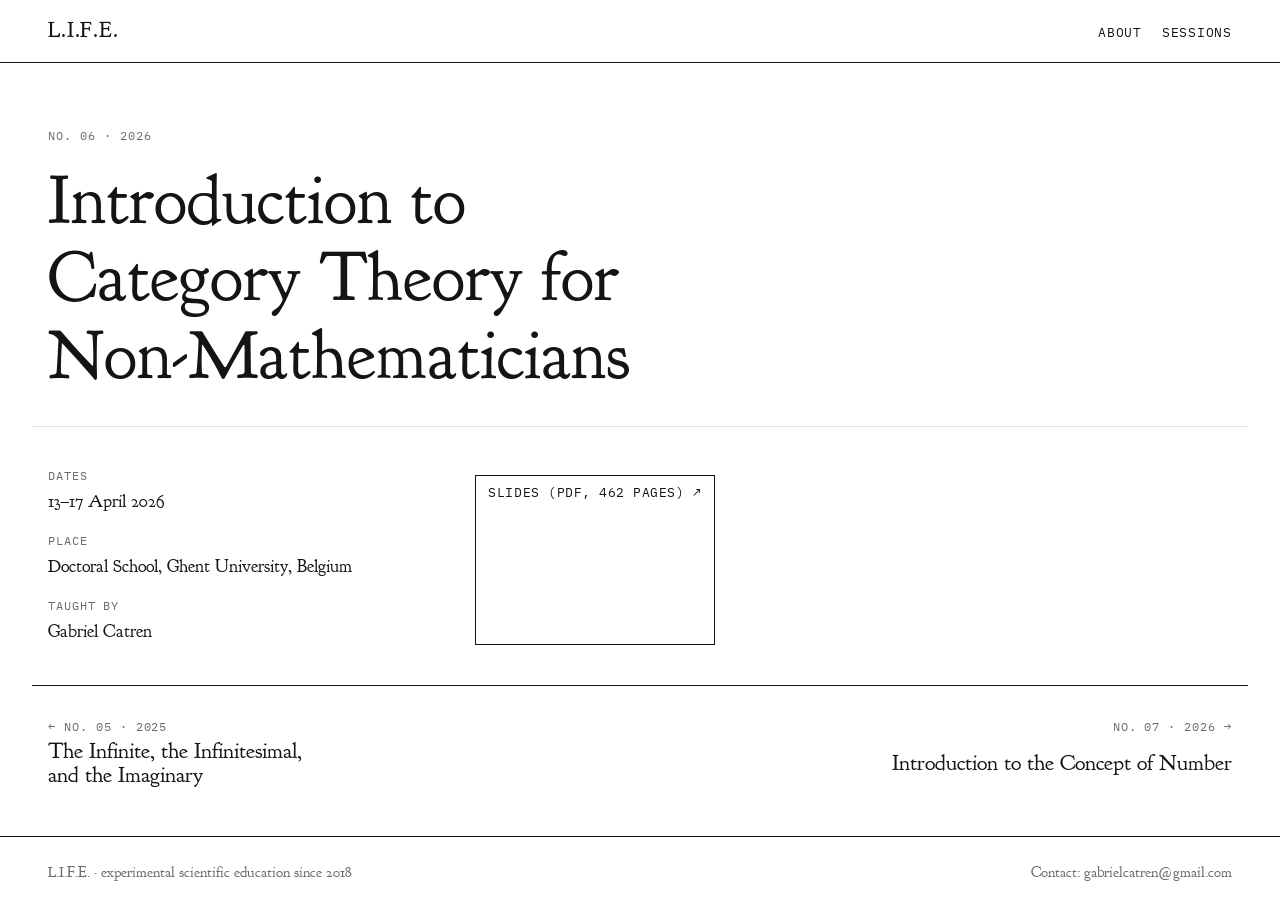
<file: sessions/2026-category-theory-ghent.html>
<!doctype html>
<html lang="en">
<head>
<meta charset="utf-8">
<meta name="viewport" content="width=device-width, initial-scale=1, viewport-fit=cover">
<title>Introduction to Category Theory for Non-Mathematicians · L.I.F.E.</title>
<meta name="description" content="L.I.F.E. session 6, 13–17 April 2026: Introduction to Category Theory for Non-Mathematicians.">
<link rel="preconnect" href="https://fonts.googleapis.com">
<link rel="preconnect" href="https://fonts.gstatic.com" crossorigin>
<link rel="stylesheet" href="https://fonts.googleapis.com/css2?family=Goudy+Bookletter+1911&family=IBM+Plex+Mono:wght@400;500&display=swap">
<link rel="stylesheet" href="../style.css">
</head>
<body>
<header class="bar">
  <div class="wrap">
    <a class="home" href="../index.html">L.I.F.E.</a>
    <nav aria-label="Site"><a href="../index.html#about">About</a><a href="../index.html#sessions">Sessions</a></nav>
  </div>
</header>
<main>
<section class="wrap session-head">
  <p class="label">No. 06 · 2026</p>
  <h1>Introduction to Category Theory for Non-Mathematicians</h1>
  
</section>

<section class="wrap session-body">
  <dl class="facts">
    <div><dt>Dates</dt><dd>13–17 April 2026</dd></div>
    <div><dt>Place</dt><dd>Doctoral School, Ghent University, Belgium</dd></div>
    <div><dt>Taught by</dt><dd>Gabriel Catren</dd></div>
  </dl>
  <div class="abstract">

    <div class="links"><a class="btn" href="../slides/2026-category-theory-slides.pdf" target="_blank" rel="noopener">Slides (PDF, 462 pages) ↗</a></div>
  </div>
</section>
<nav class="wrap pager" aria-label="Other sessions"><a class="prev" href="2025-the-infinite.html"><span class="label">← No. 05 · 2025</span><h3>The Infinite, the Infinitesimal, and the Imaginary</h3></a><a class="next" href="2026-concept-of-number-rio.html"><span class="label">No. 07 · 2026 →</span><h3>Introduction to the Concept of Number</h3></a></nav>
</main>
<footer>
  <div class="wrap">
    <span>L.I.F.E. · experimental scientific education since 2018</span>
    <span>Contact: gabrielcatren@gmail.com</span>
  </div>
</footer>
</body>
</html>
</file>
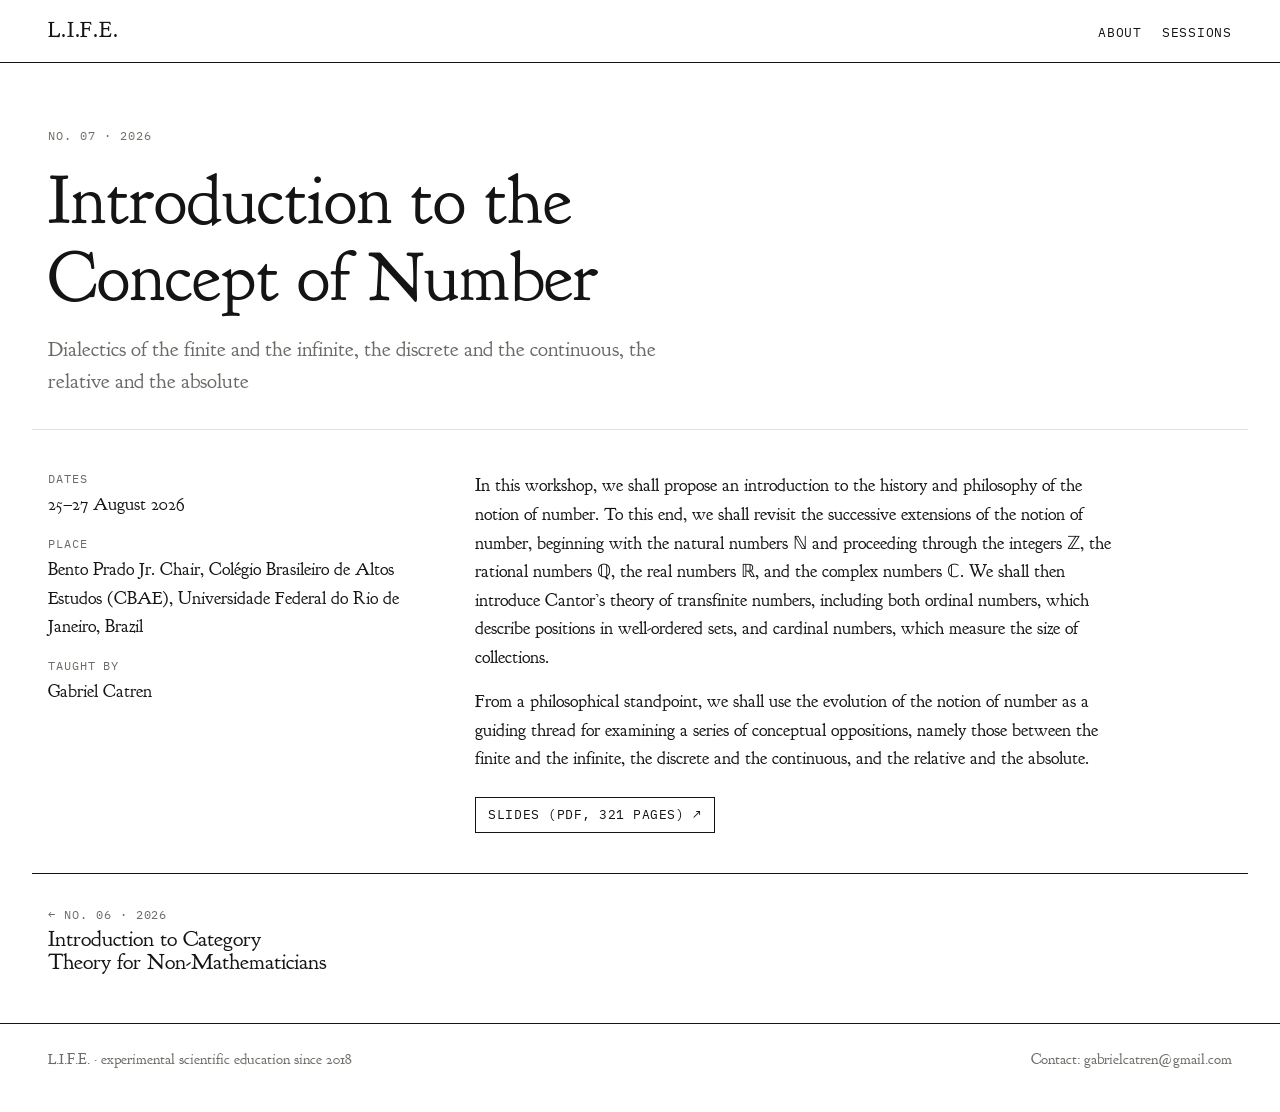
<file: sessions/2026-concept-of-number-rio.html>
<!doctype html>
<html lang="en">
<head>
<meta charset="utf-8">
<meta name="viewport" content="width=device-width, initial-scale=1, viewport-fit=cover">
<title>Introduction to the Concept of Number · L.I.F.E.</title>
<meta name="description" content="L.I.F.E. session 7, 25–27 August 2026: Introduction to the Concept of Number.">
<link rel="preconnect" href="https://fonts.googleapis.com">
<link rel="preconnect" href="https://fonts.gstatic.com" crossorigin>
<link rel="stylesheet" href="https://fonts.googleapis.com/css2?family=Goudy+Bookletter+1911&family=IBM+Plex+Mono:wght@400;500&display=swap">
<link rel="stylesheet" href="../style.css">
</head>
<body>
<header class="bar">
  <div class="wrap">
    <a class="home" href="../index.html">L.I.F.E.</a>
    <nav aria-label="Site"><a href="../index.html#about">About</a><a href="../index.html#sessions">Sessions</a></nav>
  </div>
</header>
<main>
<section class="wrap session-head">
  <p class="label">No. 07 · 2026</p>
  <h1>Introduction to the Concept of Number</h1>
  <p class="sub">Dialectics of the finite and the infinite, the discrete and the continuous, the relative and the absolute</p>
</section>

<section class="wrap session-body">
  <dl class="facts">
    <div><dt>Dates</dt><dd>25–27 August 2026</dd></div>
    <div><dt>Place</dt><dd>Bento Prado Jr. Chair, Colégio Brasileiro de Altos Estudos (CBAE), Universidade Federal do Rio de Janeiro, Brazil</dd></div>
    <div><dt>Taught by</dt><dd>Gabriel Catren</dd></div>
  </dl>
  <div class="abstract">
    <p>In this workshop, we shall propose an introduction to the history and philosophy of the notion of number. To this end, we shall revisit the successive extensions of the notion of number, beginning with the natural numbers ℕ and proceeding through the integers ℤ, the rational numbers ℚ, the real numbers ℝ, and the complex numbers ℂ. We shall then introduce Cantor’s theory of transfinite numbers, including both ordinal numbers, which describe positions in well-ordered sets, and cardinal numbers, which measure the size of collections.</p>
    <p>From a philosophical standpoint, we shall use the evolution of the notion of number as a guiding thread for examining a series of conceptual oppositions, namely those between the finite and the infinite, the discrete and the continuous, and the relative and the absolute.</p>
    <div class="links"><a class="btn" href="../slides/2026-concept-of-number-slides.pdf" target="_blank" rel="noopener">Slides (PDF, 321 pages) ↗</a></div>
  </div>
</section>
<nav class="wrap pager" aria-label="Other sessions"><a class="prev" href="2026-category-theory-ghent.html"><span class="label">← No. 06 · 2026</span><h3>Introduction to Category Theory for Non-Mathematicians</h3></a></nav>
</main>
<footer>
  <div class="wrap">
    <span>L.I.F.E. · experimental scientific education since 2018</span>
    <span>Contact: gabrielcatren@gmail.com</span>
  </div>
</footer>
</body>
</html>
</file>
<file: style.css>
/* L.I.F.E. — one stylesheet for the whole site.
   Layout: a magazine-style archive. The home page is a grid of "issues" (one per session);
   each session has its own page. Colours come from the printed publications
   (the lime of HoTT TiPS, the kraft and green of the 2025 leporello). */

:root {
  --paper: #ffffff;
  --ink: #141414;
  --muted: #6b6b66;
  --rule: #e2e1dc;
  --lime: #d4e83c;
  --kraft: #b99467;
  --green: #74c27a;
  --blue: #2f5bd3;
  --red: #f0532c;
  --stone: #d8d8d3;
  --violet: #8d7ee0;

  --serif: "Goudy Bookletter 1911", "Iowan Old Style", "Palatino Linotype", Georgia, serif;
  --mono: "IBM Plex Mono", ui-monospace, "SFMono-Regular", Menlo, Consolas, monospace;

  color-scheme: light;
}

* { box-sizing: border-box; }
html { -webkit-text-size-adjust: 100%; }
body {
  margin: 0;
  background: var(--paper);
  color: var(--ink);
  font-family: var(--serif);
  font-size: 1.15rem;
  line-height: 1.55;
}
img { max-width: 100%; height: auto; display: block; }
a { color: inherit; text-decoration-thickness: 1px; text-underline-offset: .2em; }
a:hover { text-decoration-thickness: 2px; }
:focus-visible { outline: 2px solid var(--blue); outline-offset: 3px; }
h1, h2, h3 { font-weight: 400; margin: 0; line-height: 1.1; text-wrap: balance; }
p { margin: 0; }

.wrap {
  max-width: 76rem;
  margin: 0 auto;
  padding-left: max(16px, env(safe-area-inset-left, 0px));
  padding-right: max(16px, env(safe-area-inset-right, 0px));
}
.label {
  font-family: var(--mono);
  font-size: .75rem;
  letter-spacing: .08em;
  text-transform: uppercase;
  color: var(--muted);
}

/* ---- top bar ---- */
.bar { border-bottom: 1px solid var(--ink); }
.bar .wrap { display: flex; justify-content: space-between; align-items: baseline; gap: 1rem; padding-block: .9rem; flex-wrap: wrap; }
.bar .home { font-size: 1.35rem; text-decoration: none; letter-spacing: .04em; }
.bar nav { display: flex; gap: 1.25rem; font-family: var(--mono); font-size: .8rem; text-transform: uppercase; letter-spacing: .06em; }
.bar nav a { text-decoration: none; }
.bar nav a:hover { text-decoration: underline; }

/* ---- home ---- */
.masthead { padding-block: clamp(2.5rem, 7vw, 5rem) clamp(2rem, 5vw, 3.5rem); border-bottom: 1px solid var(--rule); }
.masthead h1 { font-size: clamp(4.5rem, 17vw, 12rem); letter-spacing: .02em; line-height: .85; }
.masthead .since { margin-top: 1rem; }
.about { display: grid; grid-template-columns: minmax(0, 1fr) minmax(0, 2fr); gap: 1.5rem 3rem; padding-block: 2.5rem 3rem; border-bottom: 1px solid var(--rule); }
.about .text { display: grid; gap: 1rem; max-width: 40rem; }
.motto { font-size: 1.6rem; line-height: 1.2; }
@media (max-width: 760px) { .about { grid-template-columns: minmax(0, 1fr); } }

.archive-head { display: flex; justify-content: space-between; align-items: baseline; gap: 1rem; padding-block: 2.5rem 1.5rem; flex-wrap: wrap; }
.archive-head h2 { font-size: 2rem; }
.grid {
  list-style: none; margin: 0; padding: 0 0 4rem;
  display: grid; grid-template-columns: repeat(4, minmax(0, 1fr)); gap: 2.5rem 1.5rem;
}
@media (max-width: 1000px) { .grid { grid-template-columns: repeat(3, minmax(0, 1fr)); } }
@media (max-width: 700px)  { .grid { grid-template-columns: repeat(2, minmax(0, 1fr)); gap: 2rem 1rem; } }

.card a { display: grid; gap: .7rem; text-decoration: none; }
.cover {
  aspect-ratio: 3 / 4; width: 100%; max-width: 100%; overflow: hidden;
  border: 1px solid var(--ink);
  transition: transform .25s ease;
}
.card a:hover .cover { transform: translateY(-4px); }
.cover img { width: 100%; height: 100%; object-fit: cover; }
.cover.type {
  display: flex; flex-direction: column; justify-content: space-between;
  padding: 7% 8%; color: var(--ink);
}
.cover.type .no { font-size: clamp(2.6rem, 7vw, 4.5rem); line-height: 1; }
.cover.type .t { font-size: clamp(.95rem, 1.7vw, 1.3rem); line-height: 1.15; }
.cover.type .k { font-family: var(--mono); font-size: .65rem; letter-spacing: .08em; text-transform: uppercase; }
.cover.lime  { background: var(--lime); }
.cover.kraft { background: var(--kraft); }
.cover.green { background: var(--green); }
.cover.blue  { background: var(--blue); color: #fff; }
.cover.red   { background: var(--red); }
.cover.stone { background: var(--stone); }
.cover.violet{ background: var(--violet); }
.card .meta { display: flex; justify-content: space-between; gap: .5rem; }
.card h3 { font-size: 1.2rem; line-height: 1.2; }
.card .place { font-size: .95rem; color: var(--muted); }
@media (prefers-reduced-motion: reduce) { .cover { transition: none; } .card a:hover .cover { transform: none; } }

/* ---- session page ---- */
.session-head { padding-block: clamp(2rem, 6vw, 4rem) 2rem; display: grid; gap: 1rem; border-bottom: 1px solid var(--rule); }
.session-head h1 { font-size: clamp(2.3rem, 6vw, 4.4rem); max-width: 20ch; }
.session-head .sub { font-size: 1.3rem; color: var(--muted); max-width: 40rem; }
.session-body { display: grid; grid-template-columns: minmax(0, 1fr) minmax(0, 2fr); gap: 2rem 3rem; padding-block: 2.5rem; }
@media (max-width: 760px) { .session-body { grid-template-columns: minmax(0, 1fr); } }
.facts { margin: 0; display: grid; gap: 1rem; align-content: start; }
.facts div { display: grid; gap: .15rem; }
.facts dt { font-family: var(--mono); font-size: .72rem; letter-spacing: .08em; text-transform: uppercase; color: var(--muted); }
.facts dd { margin: 0; }
.abstract { display: grid; gap: 1rem; max-width: 40rem; }
.abstract p:first-child::first-letter { font-size: 1.05em; }
.links { display: flex; flex-wrap: wrap; gap: .6rem; margin-top: .5rem; }
.btn {
  font-family: var(--mono); font-size: .8rem; letter-spacing: .04em; text-transform: uppercase;
  text-decoration: none; border: 1px solid var(--ink); padding: .45rem .8rem; display: inline-block;
}
.btn:hover { background: var(--ink); color: var(--paper); }

.block { padding-block: 2.5rem; border-top: 1px solid var(--rule); display: grid; gap: 1.25rem; }
.block h2 { font-size: 1.8rem; }
.block .credit { font-size: .95rem; color: var(--muted); max-width: 40rem; }
video.film { display: block; width: 100%; max-width: 64rem; aspect-ratio: 16 / 9; background: #000; }
.photos { display: grid; grid-template-columns: repeat(3, minmax(0, 1fr)); gap: .75rem; }
.photos.four { grid-template-columns: repeat(4, minmax(0, 1fr)); }
@media (max-width: 760px) { .photos, .photos.four { grid-template-columns: repeat(2, minmax(0, 1fr)); } }
.photos a { display: block; overflow: hidden; background: var(--rule); }
.photos img { width: 100%; height: 100%; aspect-ratio: 4 / 3; object-fit: cover; }
.photos.single { grid-template-columns: minmax(0, 1fr); max-width: 48rem; }
.photos.single img { aspect-ratio: auto; }
.photos.pages img { aspect-ratio: auto; object-fit: contain; background: #fff; border: 1px solid var(--rule); }

.pager { display: flex; justify-content: space-between; gap: 1rem; padding-block: 2rem 3rem; border-top: 1px solid var(--ink); flex-wrap: wrap; }
.pager a { text-decoration: none; display: grid; gap: .2rem; max-width: 22rem; }
.pager a:hover h3 { text-decoration: underline; }
.pager .next { text-align: right; margin-left: auto; }

/* ---- footer ---- */
footer { border-top: 1px solid var(--ink); }
footer .wrap { display: flex; justify-content: space-between; gap: .5rem 2rem; padding-block: 1.5rem 2.5rem; flex-wrap: wrap; font-size: .95rem; color: var(--muted); }
</file>
